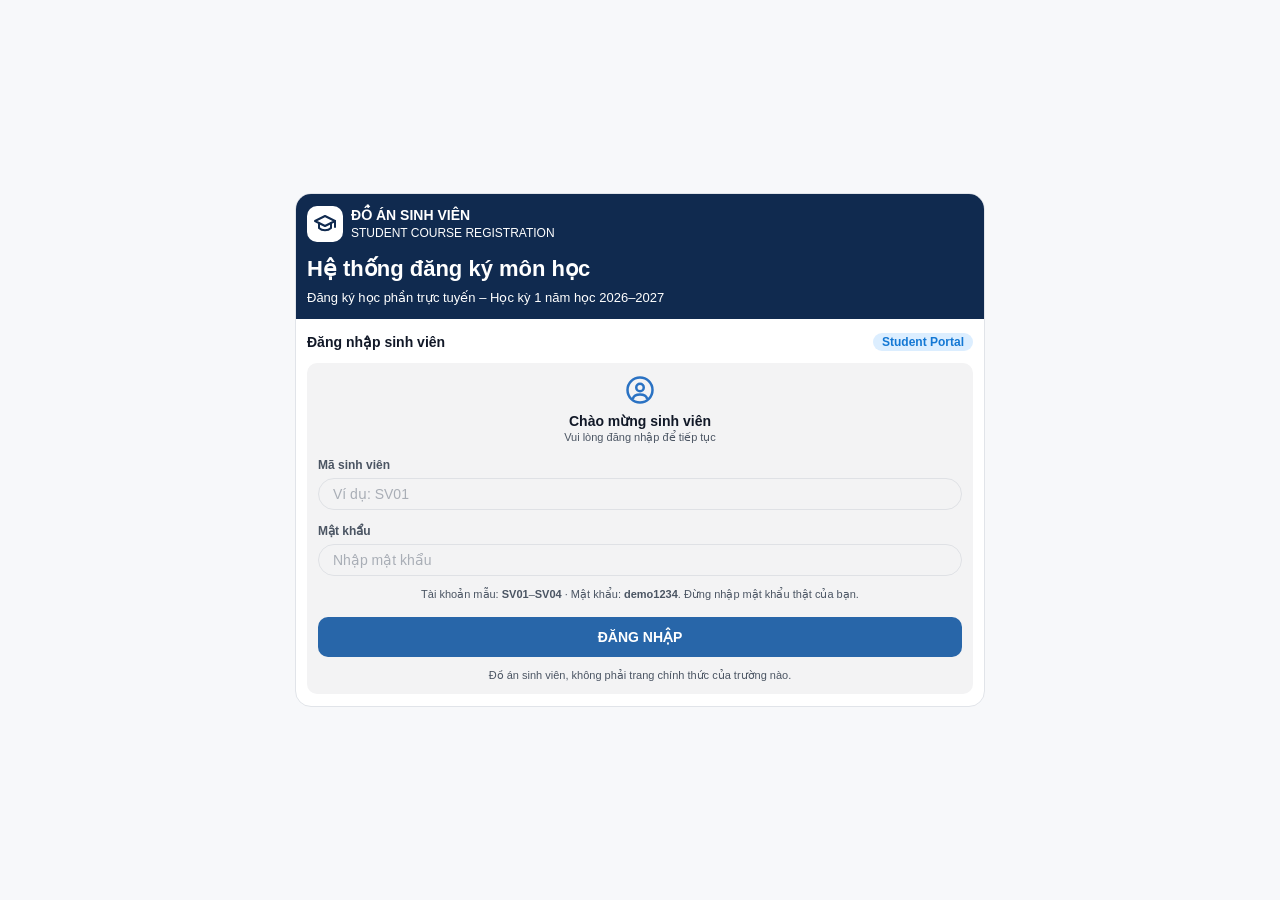
<file: docs/index.html>
<!doctype html>
<html lang="vi">
<head>
  <meta charset="utf-8">
  <meta name="viewport" content="width=device-width, initial-scale=1">
  <title>Đăng ký môn học</title>
  <style>
    * { box-sizing: border-box; }
    [hidden] { display: none !important; }

    body {
      margin: 0;
      font-family: "Segoe UI", Arial, sans-serif;
      background: #f7f8fa;
      color: #111827;
    }

    input, button { font: inherit; }
    button { cursor: pointer; }
    button:disabled { cursor: default; opacity: .45; }
    h1, h2, h3, p { margin: 0; }

    /* Khung chung của hai màn hình */
    .page { min-height: 100vh; display: flex; align-items: center; justify-content: center; padding: 16px; }
    #app { align-items: flex-start; }
    .card { width: 100%; max-width: 690px; overflow: hidden; border: 1px solid #e1e4e9; border-radius: 16px; background: white; }

    .banner { padding: 12px 11px 14px; background: #102a4f; color: white; }
    .brand { display: flex; align-items: center; gap: 8px; }
    .logo { flex: none; width: 36px; height: 36px; padding: 6px; border-radius: 10px; background: white; color: #102a4f; }
    .school { flex: 1; min-width: 0; font-size: 12px; line-height: 1.4; }
    .school strong { display: block; font-size: 14px; }
    .banner h1 { margin: 14px 0 8px; font-size: 22px; }
    .banner p { font-size: 13px; }

    .badge { padding: 2px 9px; border-radius: 99px; font-size: 12px; font-weight: 600; white-space: nowrap; }
    .badge.blue { background: #dceeff; color: #1478d4; }
    .badge.green { background: #dcf5e6; color: #137a43; }
    .badge.red { background: #fde4e4; color: #b42323; }
    .badge.online { background: #0c4040; color: #2fd375; }

    .message { font-size: 13px; color: #b42323; }
    .message.success { color: #137a43; }
    .message:not(:empty) { margin-top: 10px; }

    /* Màn hình đăng nhập */
    .login-body { padding: 14px 11px 12px; }
    .row { display: flex; flex-wrap: wrap; gap: 8px; align-items: center; justify-content: space-between; }
    .login-body h2 { font-size: 14px; }
    .login-box { margin-top: 12px; padding: 12px 11px; border-radius: 10px; background: #f3f3f4; text-align: center; }
    .avatar { width: 30px; height: 30px; color: #2a72c3; }
    .welcome { margin: 4px 0 2px; font-weight: bold; font-size: 14px; }
    .hint, .footnote { font-size: 11px; color: #4b5563; }
    .login-box label { display: block; margin: 14px 0 6px; text-align: left; font-size: 12px; font-weight: 600; color: #4b5563; }
    .login-box input { width: 100%; padding: 7px 14px; border: 1px solid #dfe1e5; border-radius: 99px; background: transparent; font-size: 14px; }
    input::placeholder { color: #a9aeb6; }
    input:focus { outline: 2px solid #2866a9; outline-offset: 0; }
    .login-box button { width: 100%; margin-top: 16px; padding: 12px; border: 0; border-radius: 10px; background: #2866a9; color: white; font-weight: bold; font-size: 14px; }
    .footnote { margin-top: 12px; }

    /* Màn hình đăng ký môn học */
    .content { padding: 16px; }
    .section { margin-top: 20px; padding-top: 16px; border-top: 1px solid #eceef2; }
    .small { font-size: 12px; color: #6b7280; }
    .outline { padding: 6px 14px; border: 1px solid #dfe1e5; border-radius: 99px; background: white; color: #111827; font-size: 13px; }
    .stats { display: grid; grid-template-columns: 1fr 1fr; gap: 12px; margin-top: 18px; }
    .stats strong { display: block; font-size: 22px; }
    #credits { color: #14532d; }
    .progress-label { margin: 14px 0 6px; font-size: 13px; font-weight: 600; }
    .progress { height: 8px; overflow: hidden; border-radius: 99px; background: #eceef2; }
    #progressBar { height: 100%; width: 0; background: #2866a9; }

    h2.section-title { font-size: 15px; margin-bottom: 10px; }
    #search { width: 100%; padding: 9px 16px; border: 1px solid #dfe1e5; border-radius: 99px; }
    .filters { display: grid; grid-template-columns: repeat(3, 1fr); gap: 6px; margin: 10px 0; }
    .filters button { padding: 6px; border: 0; border-radius: 99px; background: transparent; color: #4b5563; font-size: 13px; }
    .filters button.active { background: #eceef2; color: #111827; font-weight: bold; }

    /* Bảng môn học, màn hình hẹp thì cuộn ngang trong khung */
    #app .card { max-width: 1180px; }
    .table-wrap { overflow-x: auto; margin-top: 8px; border: 1px solid #e4e9f2; border-radius: 12px; }
    table { width: 100%; min-width: 960px; border-collapse: collapse; font-size: 13px; }
    th { padding: 12px 10px; background: #e8f2fd; color: #102a4f; text-align: left; font-size: 11px; letter-spacing: .04em; text-transform: uppercase; white-space: nowrap; }
    td { padding: 11px 10px; border-top: 1px solid #eef1f5; vertical-align: middle; }
    tbody tr:hover { background: #f5f9ff; }
    td strong, td .sub { display: block; }
    .sub { color: #6b7280; font-size: 12px; }
    td.nowrap { white-space: nowrap; }
    .bar { width: 104px; height: 6px; margin-top: 5px; overflow: hidden; border-radius: 99px; background: #e8ebf0; }
    .bar div { height: 100%; background: #2563c9; }
    .bar div.near { background: #d97706; }
    .bar div.full { background: #c62828; }
    .action { min-width: 104px; padding: 7px 12px; border: 1px solid #2f7de9; border-radius: 9px; background: #2f7de9; color: white; font-size: 13px; font-weight: 600; white-space: nowrap; }
    .action.drop { border-color: #f0b4b4; background: white; color: #c22f2f; }
    .action:disabled { border-color: #eef0f4; background: #eef0f4; color: #8b94a3; opacity: 1; }
    .empty { padding: 14px 0; text-align: center; font-size: 13px; color: #6b7280; }

    .my-course { display: flex; gap: 12px; align-items: center; justify-content: space-between; padding: 7px 0; }
    .my-course strong { display: block; font-size: 13px; }
    .remove { border: 0; background: none; color: #c22f2f; font-size: 20px; line-height: 1; }
    .total { margin-top: 8px; padding-top: 12px; border-top: 1px solid #eceef2; font-size: 13px; font-weight: 600; }
    #refresh { width: 100%; margin-top: 12px; }
    footer { margin-top: 14px; text-align: center; font-size: 11px; color: #6b7280; }

    /* Hai tab và thời khóa biểu */
    .views { display: flex; gap: 8px; margin-top: 16px; padding: 4px; border-radius: 12px; background: #eef2f9; }
    .views button { flex: 1; padding: 9px; border: 0; border-radius: 9px; background: transparent; color: #102a4f; font-weight: 600; font-size: 14px; }
    .views button.active { background: #102a4f; color: white; }
    .note { margin: 12px 0; padding: 10px 14px; border-radius: 10px; background: #e8f2fd; color: #102a4f; font-size: 13px; }
    .timetable-wrap { overflow-x: auto; }
    #timetable { display: grid; grid-template-columns: 52px repeat(7, minmax(0, 1fr)); min-width: 980px; }
    .corner, .day { height: 48px; padding: 6px; border-bottom: 1px solid #374151; font-size: 12px; color: #4b5563; }
    .day { border-left: 1px solid #e5e7eb; font-size: 14px; font-weight: 600; align-content: center; }
    .hours, .day-column { position: relative; }
    .hours span { position: absolute; right: 8px; transform: translateY(-50%); font-size: 12px; font-weight: 600; }
    .day-column { border-left: 1px solid #e5e7eb; }

    /* Khối môn học: đặt đúng vị trí theo giờ bắt đầu và giờ kết thúc */
    .lesson { position: absolute; left: 2px; right: 2px; overflow: hidden; border-radius: 9px; background: white; box-shadow: 0 1px 5px rgba(0, 0, 0, .18); font-size: 12px; overflow-wrap: anywhere; }
    .lesson-head { padding: 6px 8px; color: white; }
    .lesson-head strong, .lesson-head span, .lesson-body span { display: block; }
    .lesson-head span { font-size: 11px; opacity: .85; }
    .lesson-body { padding: 6px 8px; line-height: 1.4; }
    .legend { display: flex; flex-wrap: wrap; gap: 6px 16px; margin-top: 12px; font-size: 12px; }
    .legend i { display: inline-block; width: 10px; height: 10px; margin-right: 6px; border-radius: 50%; }

    /* Khi in chỉ in thời khóa biểu */
    @media print {
      @page { size: A4 landscape; margin: 10mm; }
      * { print-color-adjust: exact; -webkit-print-color-adjust: exact; }
      body { background: white; }
      #app { min-height: 0; padding: 0; }
      #app .card { max-width: none; border: 0; }
      #app .banner, #app .content > .row, .views, .note, #print, footer { display: none !important; }
      .content { padding: 0; }
      .timetable-wrap { overflow: visible; }
      #timetable { min-width: 0; zoom: .7; }
    }
  </style>
</head>
<body>

  <svg xmlns="http://www.w3.org/2000/svg" hidden>
    <symbol id="cap" viewBox="0 0 24 24" fill="none" stroke="currentColor" stroke-width="2"
            stroke-linecap="round" stroke-linejoin="round">
      <path d="M2 9l10-5 10 5-10 5z"/><path d="M6 11v5c3 3 9 3 12 0v-5"/><path d="M22 9v6"/>
    </symbol>
  </svg>

  <div class="page" id="loginPage" hidden>
    <form class="card" id="loginForm">
      <div class="banner">
        <div class="brand">
          <svg class="logo" aria-hidden="true"><use href="#cap"/></svg>
          <div class="school">
            <strong>ĐỒ ÁN SINH VIÊN</strong>
            STUDENT COURSE REGISTRATION
          </div>
        </div>
        <h1>Hệ thống đăng ký môn học</h1>
        <p>Đăng ký học phần trực tuyến – Học kỳ 1 năm học 2026–2027</p>
      </div>

      <div class="login-body">
        <div class="row">
          <h2>Đăng nhập sinh viên</h2>
          <span class="badge blue">Student Portal</span>
        </div>

        <div class="login-box">
          <svg class="avatar" viewBox="0 0 24 24" fill="none" stroke="currentColor" stroke-width="2"
               stroke-linecap="round" aria-hidden="true">
            <circle cx="12" cy="12" r="10"/><circle cx="12" cy="10" r="3"/>
            <path d="M6.5 18.5c1-4 10-4 11 0"/>
          </svg>
          <p class="welcome">Chào mừng sinh viên</p>
          <p class="hint">Vui lòng đăng nhập để tiếp tục</p>

          <label for="student">Mã sinh viên</label>
          <input id="student" autocomplete="username" placeholder="Ví dụ: SV01" required>

          <label for="password">Mật khẩu</label>
          <input id="password" type="password" autocomplete="off" placeholder="Nhập mật khẩu" required>
          <p class="footnote">Tài khoản mẫu: <b>SV01</b>–<b>SV04</b> · Mật khẩu: <b>demo1234</b>. Đừng nhập mật khẩu thật của bạn.</p>

          <button>ĐĂNG NHẬP</button>
          <p class="message" id="loginMessage" role="alert"></p>
          <p class="footnote">Đồ án sinh viên, không phải trang chính thức của trường nào.</p>
        </div>
      </div>
    </form>
  </div>

  <div class="page" id="app" hidden>
    <div class="card">
      <div class="banner">
        <div class="brand">
          <svg class="logo" aria-hidden="true"><use href="#cap"/></svg>
          <div class="school">
            <strong>ĐỒ ÁN SINH VIÊN</strong>
            STUDENT PORTAL
          </div>
          <span class="badge online">Đã đăng nhập</span>
        </div>
        <h1>Hệ thống đăng ký học phần</h1>
        <p>Học kỳ 1 · Năm học 2026–2027</p>
      </div>

      <div class="content">
        <div class="row">
          <div>
            <h2 id="greeting"></h2>
            <p class="small" id="studentId"></p>
          </div>
          <button class="outline" id="logout">Đăng xuất</button>
        </div>

        <div class="views" id="views">
          <button type="button" data-view="courses" class="active">Đăng ký môn học</button>
          <button type="button" data-view="timetable">Thời khóa biểu</button>
        </div>

        <div id="coursesView">
        <div class="stats">
          <div><span class="small">Tín chỉ đã đăng ký</span><strong id="credits">–</strong></div>
          <div><span class="small">Số môn đã chọn</span><strong id="chosen">–</strong></div>
        </div>

        <div class="row progress-label"><span>Tiến độ tín chỉ</span><span id="percent">0%</span></div>
        <div class="progress"><div id="progressBar"></div></div>
        <p class="message" id="message" role="status"></p>

        <div class="section">
          <h2 class="section-title">Danh sách môn học mở</h2>
          <input id="search" placeholder="Tìm theo mã môn hoặc tên môn..." aria-label="Tìm môn">
          <div class="filters" id="filters">
            <button type="button" data-filter="all" class="active">Tất cả</button>
            <button type="button" data-filter="open">Còn chỗ</button>
            <button type="button" data-filter="mine">Đã chọn</button>
          </div>
          <p class="small" id="count"></p>
          <div class="table-wrap">
            <table>
              <thead>
                <tr>
                  <th>Môn học</th><th>Tín chỉ</th><th>Giảng viên</th><th>Lịch học</th>
                  <th>Phòng</th><th>Sĩ số</th><th>Trạng thái</th><th>Thao tác</th>
                </tr>
              </thead>
              <tbody id="courses"></tbody>
            </table>
          </div>
        </div>

        <div class="section">
          <div class="row">
            <h2 class="section-title">Môn học của tôi</h2>
            <span class="badge green" id="myCount">0 môn</span>
          </div>
          <div id="myCourses"></div>
          <div class="row total"><span>Tổng số tín chỉ</span><span id="total">–</span></div>
          <button class="outline" id="refresh">Làm mới danh sách đăng ký</button>
        </div>

        </div>

        <div id="timetableView" hidden>
          <div class="row section">
            <div>
              <h2 class="section-title">Thời khóa biểu</h2>
              <p class="small">Học kỳ 1 · Năm học 2026–2027<span id="printName"></span></p>
            </div>
            <button type="button" class="outline" id="print">In thời khóa biểu</button>
          </div>
          <p class="note">ⓘ Lịch học được kiểm tra khi đăng ký, nên các môn trùng lịch không thể cùng xuất hiện trong thời khóa biểu của bạn.</p>
          <div class="timetable-wrap"><div id="timetable"></div></div>
          <div class="legend" id="legend"></div>
        </div>

        <footer>Đồ án sinh viên · Dữ liệu chỉ lưu trong trình duyệt của bạn</footer>
      </div>
    </div>
  </div>

  <script src="demo-api.js"></script>
  <script>
    const $ = id => document.getElementById(id);
    let token = sessionStorage.getItem('token');
    let state = null;      // dữ liệu mới nhất từ máy chủ
    let filter = 'all';    // all, open hoặc mine

    function showMessage(text, success = false) {
      $('message').textContent = text;
      $('message').classList.toggle('success', success);
    }

    function setFilter(value) {
      filter = value;
      for (const button of $('filters').children) {
        button.classList.toggle('active', button.dataset.filter === value);
      }
    }

    // Xóa dữ liệu của người trước khi quay về màn hình đăng nhập
    function showLogin(text = '') {
      token = null;
      state = null;
      sessionStorage.removeItem('token');
      $('app').hidden = true;
      $('loginPage').hidden = false;
      $('loginMessage').textContent = text;
      showMessage('');
      for (const id of ['greeting', 'studentId', 'count']) $(id).textContent = '';
      for (const id of ['credits', 'chosen', 'total']) $(id).textContent = '–';
      $('myCount').textContent = '0 môn';
      $('percent').textContent = '0%';
      $('progressBar').style.width = '0';
      $('courses').replaceChildren();
      $('myCourses').replaceChildren();
      $('search').value = '';
      $('password').value = '';
      setFilter('all');
      showView('courses');
      $('timetable').replaceChildren();
      $('legend').replaceChildren();
    }

    function showApp() {
      $('loginPage').hidden = true;
      $('app').hidden = false;
    }

    // Tạo một phần tử có class và chữ (dùng textContent để an toàn)
    function create(tag, className, text) {
      const element = document.createElement(tag);
      if (className) element.className = className;
      if (text !== undefined) element.textContent = text;
      return element;
    }

    // Một ô của bảng, chứa chữ hoặc các phần tử
    function cell(...content) {
      const td = create('td');
      td.append(...content);
      return td;
    }

    // Ô sĩ số: con số và thanh màu (cam khi sắp đầy, đỏ khi đã đầy)
    function enrollmentCell(course) {
      const ratio = course.enrolled / course.capacity;
      const fill = create('div', ratio >= 1 ? 'full' : ratio >= 0.9 ? 'near' : '');
      fill.style.width = Math.min(100, ratio * 100) + '%';
      const bar = create('div', 'bar');
      bar.append(fill);
      const number = create('span');
      number.append(create('b', '', String(course.enrolled)), ` / ${course.capacity}`);
      const td = cell(number, bar);
      td.className = 'nowrap';
      return td;
    }

    function courseRow(course) {
      const full = course.enrolled >= course.capacity;
      const badge = course.registered ? ['blue', 'Đã đăng ký']
        : full ? ['red', 'Hết chỗ'] : ['green', 'Còn chỗ'];

      // Lịch có dạng "Thứ 2 08:00–10:00": phần sau dấu cách cuối là giờ học
      const split = course.schedule.lastIndexOf(' ');
      const schedule = cell(create('strong', '', course.schedule.slice(0, split)),
        create('span', 'sub', course.schedule.slice(split + 1)));
      schedule.className = 'nowrap';

      const button = create('button', course.registered ? 'action drop' : 'action',
        course.registered ? '× Hủy môn' : full ? 'Hết chỗ' : '+ Đăng ký');
      button.type = 'button';
      button.disabled = !course.registered && full;
      button.setAttribute('aria-label', `${button.textContent} ${course.id}`);
      button.onclick = () => changeCourse(course.id, course.registered ? 'drop' : 'register');

      const room = cell(course.room);
      room.className = 'nowrap';

      const row = create('tr');
      row.append(
        cell(create('strong', '', course.id), create('span', '', course.name)),
        cell(String(course.credits)),
        cell(course.lecturer),
        schedule,
        room,
        enrollmentCell(course),
        cell(create('span', 'badge ' + badge[0], badge[1])),
        cell(button));
      return row;
    }

    // Danh sách môn theo ô tìm kiếm và nút lọc đang chọn
    function renderCourses() {
      if (!state) return;
      const text = $('search').value.trim().toLocaleLowerCase('vi');
      const shown = state.courses.filter(course => {
        if (filter === 'open' && course.enrolled >= course.capacity) return false;
        if (filter === 'mine' && !course.registered) return false;
        return (course.id + ' ' + course.name).toLocaleLowerCase('vi').includes(text);
      });

      $('count').textContent = `Hiển thị ${shown.length} môn học`;
      $('courses').replaceChildren(...shown.map(courseRow));
      if (!shown.length) {
        const empty = create('td', 'empty', 'Không có môn học phù hợp.');
        empty.colSpan = 8;
        const row = create('tr');
        row.append(empty);
        $('courses').append(row);
      }
    }

    // Thông tin sinh viên, tiến độ tín chỉ và danh sách môn đã đăng ký
    function renderSummary() {
      const mine = state.courses.filter(course => course.registered);
      renderTimetable(mine);
      const max = state.student.max_credits;
      const percent = Math.min(100, Math.round(state.credits / max * 100));

      $('greeting').textContent = `Xin chào, ${state.student.name}!`;
      $('studentId').textContent = 'Mã sinh viên: ' + state.student.id;
      $('credits').textContent = $('total').textContent = `${state.credits}/${max}`;
      $('chosen').textContent = mine.length;
      $('percent').textContent = percent + '%';
      $('progressBar').style.width = percent + '%';
      $('myCount').textContent = mine.length + ' môn';

      $('myCourses').replaceChildren(...mine.map(course => {
        const info = create('div');
        info.append(create('strong', '', `${course.id} – ${course.name}`),
          create('span', 'small', `${course.credits} tín chỉ · ${course.schedule}`));

        const remove = create('button', 'remove', '×');
        remove.setAttribute('aria-label', 'Hủy môn ' + course.id);
        remove.onclick = () => changeCourse(course.id, 'drop');

        const row = create('div', 'my-course');
        row.append(info, remove);
        return row;
      }));
      if (!mine.length) $('myCourses').append(create('p', 'empty', 'Bạn chưa đăng ký môn nào.'));
    }

    // Thời khóa biểu dạng lịch: cột là thứ, trục dọc là giờ
    const DAYS = [['Thứ 2', 'Thứ 2'], ['Thứ 3', 'Thứ 3'], ['Thứ 4', 'Thứ 4'], ['Thứ 5', 'Thứ 5'],
      ['Thứ 6', 'Thứ 6'], ['Thứ 7', 'Thứ 7'], ['Chủ nhật', 'Chủ nhật']];
    // Mỗi ca gồm 3 tiết, tra theo giờ bắt đầu
    const PERIODS = { '06:45': '1-3', '09:30': '4-6', '13:00': '7-9', '15:45': '10-12' };
    const COLORS = ['#223671', '#ea4c00', '#3b5296', '#5878d8', '#0f766e', '#be185d', '#6d28d9', '#15803d'];
    const FIRST_HOUR = 6;
    const LAST_HOUR = 19;
    const PIXELS_PER_MINUTE = 1.1;

    // Vị trí theo chiều dọc của một mốc giờ dạng "09:30"
    function position(time) {
      const [hour, minute] = time.split(':').map(Number);
      return ((hour - FIRST_HOUR) * 60 + minute) * PIXELS_PER_MINUTE;
    }

    function renderTimetable(mine) {
      const lessons = mine.map((course, index) => {
        const split = course.schedule.lastIndexOf(' ');
        const [start, end] = course.schedule.slice(split + 1).split('–');
        return { course, start, end, day: course.schedule.slice(0, split), color: COLORS[index % COLORS.length] };
      });

      const hourHeight = 60 * PIXELS_PER_MINUTE;
      const height = (LAST_HOUR - FIRST_HOUR) * hourHeight + 'px';
      const cells = [create('div', 'corner', 'Giờ VN'), ...DAYS.map(day => create('div', 'day', day[1]))];

      const hours = create('div', 'hours');
      hours.style.height = height;
      for (let hour = FIRST_HOUR + 1; hour < LAST_HOUR; hour++) {
        const label = create('span', '', hour + ':00');
        label.style.top = (hour - FIRST_HOUR) * hourHeight + 'px';
        hours.append(label);
      }
      cells.push(hours);

      for (const [day] of DAYS) {
        const column = create('div', 'day-column');
        column.style.height = height;
        // Đường kẻ ngang mỗi giờ
        column.style.background = `repeating-linear-gradient(transparent 0 ${hourHeight - 1}px, #e5e7eb ${hourHeight - 1}px ${hourHeight}px)`;

        for (const { course, start, end, color } of lessons.filter(lesson => lesson.day === day)) {
          const box = create('div', 'lesson');
          box.style.top = position(start) + 'px';
          box.style.height = position(end) - position(start) + 'px';

          const head = create('div', 'lesson-head');
          head.style.background = color;
          const period = PERIODS[start] ? ` (Tiết ${PERIODS[start]})` : '';
          head.append(create('strong', '', course.name), create('span', '', `${start} - ${end}${period}`));

          const body = create('div', 'lesson-body');
          body.append(create('span', '', `${course.id} · ${course.credits} tín chỉ`),
            create('span', '', course.room), create('span', '', course.lecturer));

          box.append(head, body);
          box.title = `${course.id} – ${course.name}`;
          column.append(box);
        }
        cells.push(column);
      }
      $('timetable').replaceChildren(...cells);

      $('legend').replaceChildren(...lessons.map(({ course, color }) => {
        const dot = create('i');
        dot.style.background = color;
        const item = create('span');
        item.append(dot, `${course.id} – ${course.name}`);
        return item;
      }));
      if (!lessons.length) $('legend').append(create('span', 'small', 'Bạn chưa đăng ký môn nào.'));
      // Tên sinh viên cần có trên bản in vì phần lời chào không được in
      $('printName').textContent = ` · ${state.student.name} (${state.student.id})`;
    }

    function showView(view) {
      $('coursesView').hidden = view !== 'courses';
      $('timetableView').hidden = view !== 'timetable';
      for (const button of $('views').children) {
        button.classList.toggle('active', button.dataset.view === view);
      }
    }

    async function loadCourses() {
      try {
        state = await api('/api/state');
        renderSummary();
        renderCourses();
        return true;
      } catch (error) {
        showMessage(error.message);
        return false;
      }
    }

    async function changeCourse(course, action) {
      try {
        const data = await api('/api/change', { course, action });
        showMessage('✓ ' + data.message, true);
      } catch (error) {
        showMessage(error.message);
      }
      // Tải lại cả khi lỗi, vì sĩ số có thể đã thay đổi
      if (token) await loadCourses();
    }

    $('loginForm').onsubmit = async event => {
      event.preventDefault();
      $('loginMessage').textContent = '';
      try {
        const data = await api('/api/login', {
          student: $('student').value.trim(),
          password: $('password').value
        });
        token = data.token;
        sessionStorage.setItem('token', token);
        $('password').value = '';
        showApp();
        window.scrollTo(0, 0);
        if (await loadCourses()) {
          showMessage(`✓ Đăng nhập thành công. Chào mừng ${data.name}!`, true);
        }
      } catch (error) {
        $('loginMessage').textContent = error.message;
      }
    };

    $('logout').onclick = async () => {
      try {
        await api('/api/logout', {});
        showLogin();
      } catch (error) {
        showMessage(error.message);
      }
    };

    $('search').oninput = renderCourses;

    $('filters').onclick = event => {
      if (!event.target.dataset.filter) return;
      setFilter(event.target.dataset.filter);
      renderCourses();
    };

    $('views').onclick = event => {
      if (event.target.dataset.view) showView(event.target.dataset.view);
    };

    $('print').onclick = () => window.print();

    $('refresh').onclick = async () => {
      if (await loadCourses()) showMessage('✓ Đã làm mới danh sách.', true);
    };

    if (token) {
      showApp();
      loadCourses();
    } else {
      showLogin();
    }
  </script>
</body>
</html>
</file>
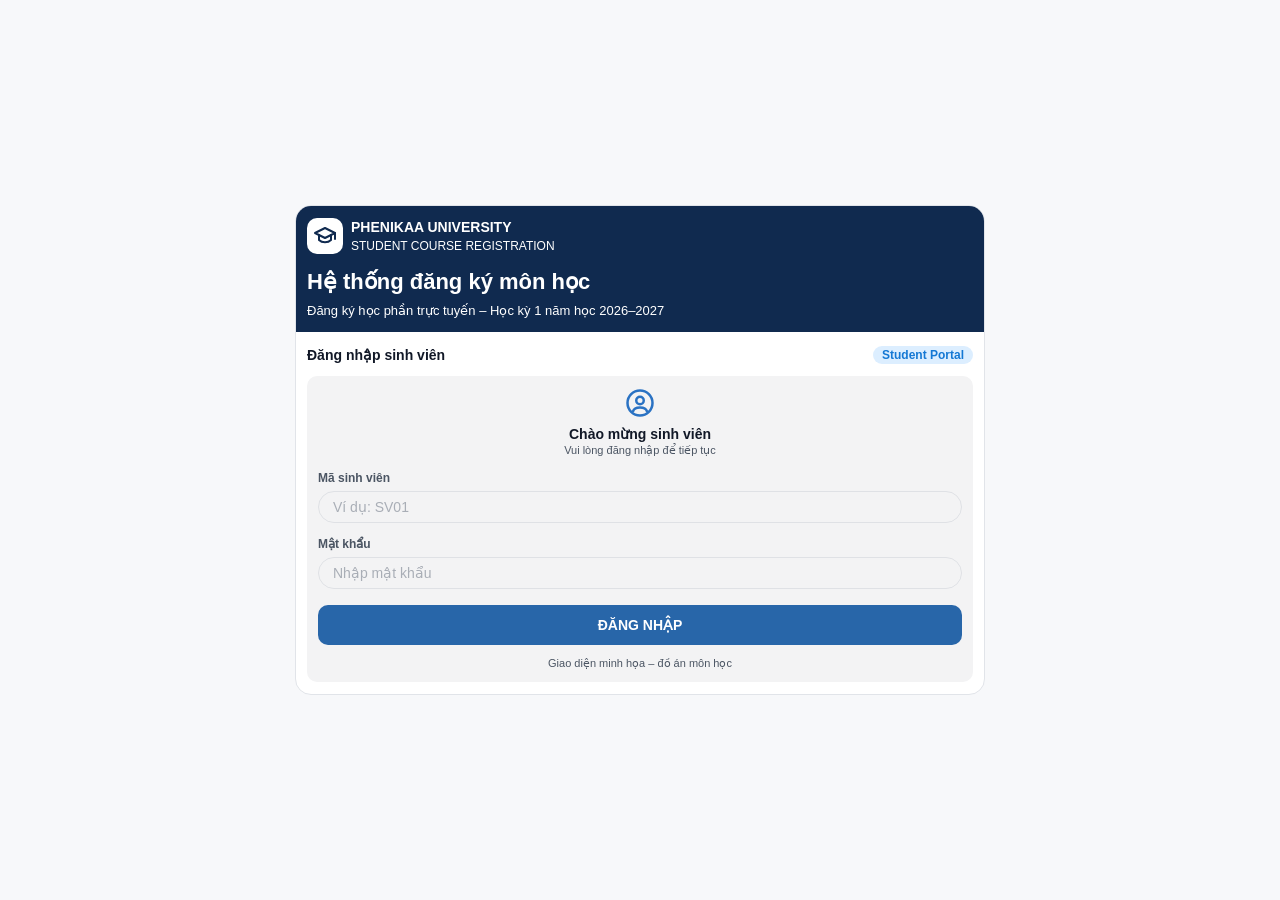
<file: src/web/index.html>
<!doctype html>
<html lang="vi">
<head>
  <meta charset="utf-8">
  <meta name="viewport" content="width=device-width, initial-scale=1">
  <title>Đăng ký môn học</title>
  <style>
    * { box-sizing: border-box; }
    [hidden] { display: none !important; }

    body {
      margin: 0;
      font-family: "Segoe UI", Arial, sans-serif;
      background: #f7f8fa;
      color: #111827;
    }

    input, button { font: inherit; }
    button { cursor: pointer; }
    button:disabled { cursor: default; opacity: .45; }
    h1, h2, h3, p { margin: 0; }

    /* Khung chung của hai màn hình */
    .page { min-height: 100vh; display: flex; align-items: center; justify-content: center; padding: 16px; }
    #app { align-items: flex-start; }
    .card { width: 100%; max-width: 690px; overflow: hidden; border: 1px solid #e1e4e9; border-radius: 16px; background: white; }

    .banner { padding: 12px 11px 14px; background: #102a4f; color: white; }
    .brand { display: flex; align-items: center; gap: 8px; }
    .logo { flex: none; width: 36px; height: 36px; padding: 6px; border-radius: 10px; background: white; color: #102a4f; }
    .school { flex: 1; min-width: 0; font-size: 12px; line-height: 1.4; }
    .school strong { display: block; font-size: 14px; }
    .banner h1 { margin: 14px 0 8px; font-size: 22px; }
    .banner p { font-size: 13px; }

    .badge { padding: 2px 9px; border-radius: 99px; font-size: 12px; font-weight: 600; white-space: nowrap; }
    .badge.blue { background: #dceeff; color: #1478d4; }
    .badge.green { background: #dcf5e6; color: #137a43; }
    .badge.red { background: #fde4e4; color: #b42323; }
    .badge.online { background: #0c4040; color: #2fd375; }

    .message { font-size: 13px; color: #b42323; }
    .message.success { color: #137a43; }
    .message:not(:empty) { margin-top: 10px; }

    /* Màn hình đăng nhập */
    .login-body { padding: 14px 11px 12px; }
    .row { display: flex; flex-wrap: wrap; gap: 8px; align-items: center; justify-content: space-between; }
    .login-body h2 { font-size: 14px; }
    .login-box { margin-top: 12px; padding: 12px 11px; border-radius: 10px; background: #f3f3f4; text-align: center; }
    .avatar { width: 30px; height: 30px; color: #2a72c3; }
    .welcome { margin: 4px 0 2px; font-weight: bold; font-size: 14px; }
    .hint, .footnote { font-size: 11px; color: #4b5563; }
    .login-box label { display: block; margin: 14px 0 6px; text-align: left; font-size: 12px; font-weight: 600; color: #4b5563; }
    .login-box input { width: 100%; padding: 7px 14px; border: 1px solid #dfe1e5; border-radius: 99px; background: transparent; font-size: 14px; }
    input::placeholder { color: #a9aeb6; }
    input:focus { outline: 2px solid #2866a9; outline-offset: 0; }
    .login-box button { width: 100%; margin-top: 16px; padding: 12px; border: 0; border-radius: 10px; background: #2866a9; color: white; font-weight: bold; font-size: 14px; }
    .footnote { margin-top: 12px; }

    /* Màn hình đăng ký môn học */
    .content { padding: 16px; }
    .section { margin-top: 20px; padding-top: 16px; border-top: 1px solid #eceef2; }
    .small { font-size: 12px; color: #6b7280; }
    .outline { padding: 6px 14px; border: 1px solid #dfe1e5; border-radius: 99px; background: white; color: #111827; font-size: 13px; }
    .stats { display: grid; grid-template-columns: 1fr 1fr; gap: 12px; margin-top: 18px; }
    .stats strong { display: block; font-size: 22px; }
    #credits { color: #14532d; }
    .progress-label { margin: 14px 0 6px; font-size: 13px; font-weight: 600; }
    .progress { height: 8px; overflow: hidden; border-radius: 99px; background: #eceef2; }
    #progressBar { height: 100%; width: 0; background: #2866a9; }

    h2.section-title { font-size: 15px; margin-bottom: 10px; }
    #search { width: 100%; padding: 9px 16px; border: 1px solid #dfe1e5; border-radius: 99px; }
    .filters { display: grid; grid-template-columns: repeat(3, 1fr); gap: 6px; margin: 10px 0; }
    .filters button { padding: 6px; border: 0; border-radius: 99px; background: transparent; color: #4b5563; font-size: 13px; }
    .filters button.active { background: #eceef2; color: #111827; font-weight: bold; }

    /* Bảng môn học, màn hình hẹp thì cuộn ngang trong khung */
    #app .card { max-width: 1180px; }
    .table-wrap { overflow-x: auto; margin-top: 8px; border: 1px solid #e4e9f2; border-radius: 12px; }
    table { width: 100%; min-width: 960px; border-collapse: collapse; font-size: 13px; }
    th { padding: 12px 10px; background: #e8f2fd; color: #102a4f; text-align: left; font-size: 11px; letter-spacing: .04em; text-transform: uppercase; white-space: nowrap; }
    td { padding: 11px 10px; border-top: 1px solid #eef1f5; vertical-align: middle; }
    tbody tr:hover { background: #f5f9ff; }
    td strong, td .sub { display: block; }
    .sub { color: #6b7280; font-size: 12px; }
    td.nowrap { white-space: nowrap; }
    .bar { width: 104px; height: 6px; margin-top: 5px; overflow: hidden; border-radius: 99px; background: #e8ebf0; }
    .bar div { height: 100%; background: #2563c9; }
    .bar div.near { background: #d97706; }
    .bar div.full { background: #c62828; }
    .action { min-width: 104px; padding: 7px 12px; border: 1px solid #2f7de9; border-radius: 9px; background: #2f7de9; color: white; font-size: 13px; font-weight: 600; white-space: nowrap; }
    .action.drop { border-color: #f0b4b4; background: white; color: #c22f2f; }
    .action:disabled { border-color: #eef0f4; background: #eef0f4; color: #8b94a3; opacity: 1; }
    .empty { padding: 14px 0; text-align: center; font-size: 13px; color: #6b7280; }

    .my-course { display: flex; gap: 12px; align-items: center; justify-content: space-between; padding: 7px 0; }
    .my-course strong { display: block; font-size: 13px; }
    .remove { border: 0; background: none; color: #c22f2f; font-size: 20px; line-height: 1; }
    .total { margin-top: 8px; padding-top: 12px; border-top: 1px solid #eceef2; font-size: 13px; font-weight: 600; }
    #refresh { width: 100%; margin-top: 12px; }
    footer { margin-top: 14px; text-align: center; font-size: 11px; color: #6b7280; }

    /* Hai tab và thời khóa biểu */
    .views { display: flex; gap: 8px; margin-top: 16px; padding: 4px; border-radius: 12px; background: #eef2f9; }
    .views button { flex: 1; padding: 9px; border: 0; border-radius: 9px; background: transparent; color: #102a4f; font-weight: 600; font-size: 14px; }
    .views button.active { background: #102a4f; color: white; }
    .note { margin: 12px 0; padding: 10px 14px; border-radius: 10px; background: #e8f2fd; color: #102a4f; font-size: 13px; }
    .timetable-wrap { overflow-x: auto; }
    #timetable { display: grid; grid-template-columns: 52px repeat(7, minmax(0, 1fr)); min-width: 980px; }
    .corner, .day { height: 48px; padding: 6px; border-bottom: 1px solid #374151; font-size: 12px; color: #4b5563; }
    .day { border-left: 1px solid #e5e7eb; font-size: 14px; font-weight: 600; align-content: center; }
    .hours, .day-column { position: relative; }
    .hours span { position: absolute; right: 8px; transform: translateY(-50%); font-size: 12px; font-weight: 600; }
    .day-column { border-left: 1px solid #e5e7eb; }

    /* Khối môn học: đặt đúng vị trí theo giờ bắt đầu và giờ kết thúc */
    .lesson { position: absolute; left: 2px; right: 2px; overflow: hidden; border-radius: 9px; background: white; box-shadow: 0 1px 5px rgba(0, 0, 0, .18); font-size: 12px; overflow-wrap: anywhere; }
    .lesson-head { padding: 6px 8px; color: white; }
    .lesson-head strong, .lesson-head span, .lesson-body span { display: block; }
    .lesson-head span { font-size: 11px; opacity: .85; }
    .lesson-body { padding: 6px 8px; line-height: 1.4; }
    .legend { display: flex; flex-wrap: wrap; gap: 6px 16px; margin-top: 12px; font-size: 12px; }
    .legend i { display: inline-block; width: 10px; height: 10px; margin-right: 6px; border-radius: 50%; }

    /* Khi in chỉ in thời khóa biểu */
    @media print {
      @page { size: A4 landscape; margin: 10mm; }
      * { print-color-adjust: exact; -webkit-print-color-adjust: exact; }
      body { background: white; }
      #app { min-height: 0; padding: 0; }
      #app .card { max-width: none; border: 0; }
      #app .banner, #app .content > .row, .views, .note, #print, footer { display: none !important; }
      .content { padding: 0; }
      .timetable-wrap { overflow: visible; }
      #timetable { min-width: 0; zoom: .7; }
    }
  </style>
</head>
<body>

  <svg xmlns="http://www.w3.org/2000/svg" hidden>
    <symbol id="cap" viewBox="0 0 24 24" fill="none" stroke="currentColor" stroke-width="2"
            stroke-linecap="round" stroke-linejoin="round">
      <path d="M2 9l10-5 10 5-10 5z"/><path d="M6 11v5c3 3 9 3 12 0v-5"/><path d="M22 9v6"/>
    </symbol>
  </svg>

  <div class="page" id="loginPage" hidden>
    <form class="card" id="loginForm">
      <div class="banner">
        <div class="brand">
          <svg class="logo" aria-hidden="true"><use href="#cap"/></svg>
          <div class="school">
            <strong>PHENIKAA UNIVERSITY</strong>
            STUDENT COURSE REGISTRATION
          </div>
        </div>
        <h1>Hệ thống đăng ký môn học</h1>
        <p>Đăng ký học phần trực tuyến – Học kỳ 1 năm học 2026–2027</p>
      </div>

      <div class="login-body">
        <div class="row">
          <h2>Đăng nhập sinh viên</h2>
          <span class="badge blue">Student Portal</span>
        </div>

        <div class="login-box">
          <svg class="avatar" viewBox="0 0 24 24" fill="none" stroke="currentColor" stroke-width="2"
               stroke-linecap="round" aria-hidden="true">
            <circle cx="12" cy="12" r="10"/><circle cx="12" cy="10" r="3"/>
            <path d="M6.5 18.5c1-4 10-4 11 0"/>
          </svg>
          <p class="welcome">Chào mừng sinh viên</p>
          <p class="hint">Vui lòng đăng nhập để tiếp tục</p>

          <label for="student">Mã sinh viên</label>
          <input id="student" autocomplete="username" placeholder="Ví dụ: SV01" required>

          <label for="password">Mật khẩu</label>
          <input id="password" type="password" autocomplete="current-password" placeholder="Nhập mật khẩu" required>

          <button>ĐĂNG NHẬP</button>
          <p class="message" id="loginMessage" role="alert"></p>
          <p class="footnote">Giao diện minh họa – đồ án môn học</p>
        </div>
      </div>
    </form>
  </div>

  <div class="page" id="app" hidden>
    <div class="card">
      <div class="banner">
        <div class="brand">
          <svg class="logo" aria-hidden="true"><use href="#cap"/></svg>
          <div class="school">
            <strong>PHENIKAA</strong>
            STUDENT PORTAL
          </div>
          <span class="badge online">Đã đăng nhập</span>
        </div>
        <h1>Hệ thống đăng ký học phần</h1>
        <p>Học kỳ 1 · Năm học 2026–2027</p>
      </div>

      <div class="content">
        <div class="row">
          <div>
            <h2 id="greeting"></h2>
            <p class="small" id="studentId"></p>
          </div>
          <button class="outline" id="logout">Đăng xuất</button>
        </div>

        <div class="views" id="views">
          <button type="button" data-view="courses" class="active">Đăng ký môn học</button>
          <button type="button" data-view="timetable">Thời khóa biểu</button>
        </div>

        <div id="coursesView">
        <div class="stats">
          <div><span class="small">Tín chỉ đã đăng ký</span><strong id="credits">–</strong></div>
          <div><span class="small">Số môn đã chọn</span><strong id="chosen">–</strong></div>
        </div>

        <div class="row progress-label"><span>Tiến độ tín chỉ</span><span id="percent">0%</span></div>
        <div class="progress"><div id="progressBar"></div></div>
        <p class="message" id="message" role="status"></p>

        <div class="section">
          <h2 class="section-title">Danh sách môn học mở</h2>
          <input id="search" placeholder="Tìm theo mã môn hoặc tên môn..." aria-label="Tìm môn">
          <div class="filters" id="filters">
            <button type="button" data-filter="all" class="active">Tất cả</button>
            <button type="button" data-filter="open">Còn chỗ</button>
            <button type="button" data-filter="mine">Đã chọn</button>
          </div>
          <p class="small" id="count"></p>
          <div class="table-wrap">
            <table>
              <thead>
                <tr>
                  <th>Môn học</th><th>Tín chỉ</th><th>Giảng viên</th><th>Lịch học</th>
                  <th>Phòng</th><th>Sĩ số</th><th>Trạng thái</th><th>Thao tác</th>
                </tr>
              </thead>
              <tbody id="courses"></tbody>
            </table>
          </div>
        </div>

        <div class="section">
          <div class="row">
            <h2 class="section-title">Môn học của tôi</h2>
            <span class="badge green" id="myCount">0 môn</span>
          </div>
          <div id="myCourses"></div>
          <div class="row total"><span>Tổng số tín chỉ</span><span id="total">–</span></div>
          <button class="outline" id="refresh">Làm mới danh sách đăng ký</button>
        </div>

        </div>

        <div id="timetableView" hidden>
          <div class="row section">
            <div>
              <h2 class="section-title">Thời khóa biểu</h2>
              <p class="small">Học kỳ 1 · Năm học 2026–2027<span id="printName"></span></p>
            </div>
            <button type="button" class="outline" id="print">In thời khóa biểu</button>
          </div>
          <p class="note">ⓘ Lịch học được kiểm tra khi đăng ký, nên các môn trùng lịch không thể cùng xuất hiện trong thời khóa biểu của bạn.</p>
          <div class="timetable-wrap"><div id="timetable"></div></div>
          <div class="legend" id="legend"></div>
        </div>

        <footer>PHENIKAA UNIVERSITY · COURSE REGISTRATION SYSTEM</footer>
      </div>
    </div>
  </div>

  <script>
    const $ = id => document.getElementById(id);
    let token = sessionStorage.getItem('token');
    let state = null;      // dữ liệu mới nhất từ máy chủ
    let filter = 'all';    // all, open hoặc mine

    function showMessage(text, success = false) {
      $('message').textContent = text;
      $('message').classList.toggle('success', success);
    }

    function setFilter(value) {
      filter = value;
      for (const button of $('filters').children) {
        button.classList.toggle('active', button.dataset.filter === value);
      }
    }

    // Xóa dữ liệu của người trước khi quay về màn hình đăng nhập
    function showLogin(text = '') {
      token = null;
      state = null;
      sessionStorage.removeItem('token');
      $('app').hidden = true;
      $('loginPage').hidden = false;
      $('loginMessage').textContent = text;
      showMessage('');
      for (const id of ['greeting', 'studentId', 'count']) $(id).textContent = '';
      for (const id of ['credits', 'chosen', 'total']) $(id).textContent = '–';
      $('myCount').textContent = '0 môn';
      $('percent').textContent = '0%';
      $('progressBar').style.width = '0';
      $('courses').replaceChildren();
      $('myCourses').replaceChildren();
      $('search').value = '';
      $('password').value = '';
      setFilter('all');
      showView('courses');
      $('timetable').replaceChildren();
      $('legend').replaceChildren();
    }

    function showApp() {
      $('loginPage').hidden = true;
      $('app').hidden = false;
    }

    // Gọi API, báo lỗi bằng Error nếu máy chủ trả về lỗi
    async function api(url, body) {
      const headers = {};
      if (token) headers.Authorization = 'Bearer ' + token;
      const options = { headers };
      if (body !== undefined) {
        options.method = 'POST';
        options.body = JSON.stringify(body);
        headers['Content-Type'] = 'application/json';
      }

      const response = await fetch(url, options);
      const type = response.headers.get('content-type') || '';
      if (!type.includes('application/json')) {
        throw new Error('Không kết nối được API Java. Hãy chạy main.WebServer và mở http://127.0.0.1:8000.');
      }

      const data = await response.json();
      if (response.status === 401 && token) {
        showLogin('Phiên đăng nhập đã hết. Vui lòng đăng nhập lại.');
      }
      if (!response.ok) throw new Error(data.error);
      return data;
    }

    // Tạo một phần tử có class và chữ (dùng textContent để an toàn)
    function create(tag, className, text) {
      const element = document.createElement(tag);
      if (className) element.className = className;
      if (text !== undefined) element.textContent = text;
      return element;
    }

    // Một ô của bảng, chứa chữ hoặc các phần tử
    function cell(...content) {
      const td = create('td');
      td.append(...content);
      return td;
    }

    // Ô sĩ số: con số và thanh màu (cam khi sắp đầy, đỏ khi đã đầy)
    function enrollmentCell(course) {
      const ratio = course.enrolled / course.capacity;
      const fill = create('div', ratio >= 1 ? 'full' : ratio >= 0.9 ? 'near' : '');
      fill.style.width = Math.min(100, ratio * 100) + '%';
      const bar = create('div', 'bar');
      bar.append(fill);
      const number = create('span');
      number.append(create('b', '', String(course.enrolled)), ` / ${course.capacity}`);
      const td = cell(number, bar);
      td.className = 'nowrap';
      return td;
    }

    function courseRow(course) {
      const full = course.enrolled >= course.capacity;
      const badge = course.registered ? ['blue', 'Đã đăng ký']
        : full ? ['red', 'Hết chỗ'] : ['green', 'Còn chỗ'];

      // Lịch có dạng "Thứ 2 08:00–10:00": phần sau dấu cách cuối là giờ học
      const split = course.schedule.lastIndexOf(' ');
      const schedule = cell(create('strong', '', course.schedule.slice(0, split)),
        create('span', 'sub', course.schedule.slice(split + 1)));
      schedule.className = 'nowrap';

      const button = create('button', course.registered ? 'action drop' : 'action',
        course.registered ? '× Hủy môn' : full ? 'Hết chỗ' : '+ Đăng ký');
      button.type = 'button';
      button.disabled = !course.registered && full;
      button.setAttribute('aria-label', `${button.textContent} ${course.id}`);
      button.onclick = () => changeCourse(course.id, course.registered ? 'drop' : 'register');

      const room = cell(course.room);
      room.className = 'nowrap';

      const row = create('tr');
      row.append(
        cell(create('strong', '', course.id), create('span', '', course.name)),
        cell(String(course.credits)),
        cell(course.lecturer),
        schedule,
        room,
        enrollmentCell(course),
        cell(create('span', 'badge ' + badge[0], badge[1])),
        cell(button));
      return row;
    }

    // Danh sách môn theo ô tìm kiếm và nút lọc đang chọn
    function renderCourses() {
      if (!state) return;
      const text = $('search').value.trim().toLocaleLowerCase('vi');
      const shown = state.courses.filter(course => {
        if (filter === 'open' && course.enrolled >= course.capacity) return false;
        if (filter === 'mine' && !course.registered) return false;
        return (course.id + ' ' + course.name).toLocaleLowerCase('vi').includes(text);
      });

      $('count').textContent = `Hiển thị ${shown.length} môn học`;
      $('courses').replaceChildren(...shown.map(courseRow));
      if (!shown.length) {
        const empty = create('td', 'empty', 'Không có môn học phù hợp.');
        empty.colSpan = 8;
        const row = create('tr');
        row.append(empty);
        $('courses').append(row);
      }
    }

    // Thông tin sinh viên, tiến độ tín chỉ và danh sách môn đã đăng ký
    function renderSummary() {
      const mine = state.courses.filter(course => course.registered);
      renderTimetable(mine);
      const max = state.student.max_credits;
      const percent = Math.min(100, Math.round(state.credits / max * 100));

      $('greeting').textContent = `Xin chào, ${state.student.name}!`;
      $('studentId').textContent = 'Mã sinh viên: ' + state.student.id;
      $('credits').textContent = $('total').textContent = `${state.credits}/${max}`;
      $('chosen').textContent = mine.length;
      $('percent').textContent = percent + '%';
      $('progressBar').style.width = percent + '%';
      $('myCount').textContent = mine.length + ' môn';

      $('myCourses').replaceChildren(...mine.map(course => {
        const info = create('div');
        info.append(create('strong', '', `${course.id} – ${course.name}`),
          create('span', 'small', `${course.credits} tín chỉ · ${course.schedule}`));

        const remove = create('button', 'remove', '×');
        remove.setAttribute('aria-label', 'Hủy môn ' + course.id);
        remove.onclick = () => changeCourse(course.id, 'drop');

        const row = create('div', 'my-course');
        row.append(info, remove);
        return row;
      }));
      if (!mine.length) $('myCourses').append(create('p', 'empty', 'Bạn chưa đăng ký môn nào.'));
    }

    // Thời khóa biểu dạng lịch: cột là thứ, trục dọc là giờ
    const DAYS = [['Thứ 2', 'Thứ 2'], ['Thứ 3', 'Thứ 3'], ['Thứ 4', 'Thứ 4'], ['Thứ 5', 'Thứ 5'],
      ['Thứ 6', 'Thứ 6'], ['Thứ 7', 'Thứ 7'], ['Chủ nhật', 'Chủ nhật']];
    // Mỗi ca gồm 3 tiết, tra theo giờ bắt đầu
    const PERIODS = { '06:45': '1-3', '09:30': '4-6', '13:00': '7-9', '15:45': '10-12' };
    const COLORS = ['#223671', '#ea4c00', '#3b5296', '#5878d8', '#0f766e', '#be185d', '#6d28d9', '#15803d'];
    const FIRST_HOUR = 6;
    const LAST_HOUR = 19;
    const PIXELS_PER_MINUTE = 1.1;

    // Vị trí theo chiều dọc của một mốc giờ dạng "09:30"
    function position(time) {
      const [hour, minute] = time.split(':').map(Number);
      return ((hour - FIRST_HOUR) * 60 + minute) * PIXELS_PER_MINUTE;
    }

    function renderTimetable(mine) {
      const lessons = mine.map((course, index) => {
        const split = course.schedule.lastIndexOf(' ');
        const [start, end] = course.schedule.slice(split + 1).split('–');
        return { course, start, end, day: course.schedule.slice(0, split), color: COLORS[index % COLORS.length] };
      });

      const hourHeight = 60 * PIXELS_PER_MINUTE;
      const height = (LAST_HOUR - FIRST_HOUR) * hourHeight + 'px';
      const cells = [create('div', 'corner', 'Giờ VN'), ...DAYS.map(day => create('div', 'day', day[1]))];

      const hours = create('div', 'hours');
      hours.style.height = height;
      for (let hour = FIRST_HOUR + 1; hour < LAST_HOUR; hour++) {
        const label = create('span', '', hour + ':00');
        label.style.top = (hour - FIRST_HOUR) * hourHeight + 'px';
        hours.append(label);
      }
      cells.push(hours);

      for (const [day] of DAYS) {
        const column = create('div', 'day-column');
        column.style.height = height;
        // Đường kẻ ngang mỗi giờ
        column.style.background = `repeating-linear-gradient(transparent 0 ${hourHeight - 1}px, #e5e7eb ${hourHeight - 1}px ${hourHeight}px)`;

        for (const { course, start, end, color } of lessons.filter(lesson => lesson.day === day)) {
          const box = create('div', 'lesson');
          box.style.top = position(start) + 'px';
          box.style.height = position(end) - position(start) + 'px';

          const head = create('div', 'lesson-head');
          head.style.background = color;
          const period = PERIODS[start] ? ` (Tiết ${PERIODS[start]})` : '';
          head.append(create('strong', '', course.name), create('span', '', `${start} - ${end}${period}`));

          const body = create('div', 'lesson-body');
          body.append(create('span', '', `${course.id} · ${course.credits} tín chỉ`),
            create('span', '', course.room), create('span', '', course.lecturer));

          box.append(head, body);
          box.title = `${course.id} – ${course.name}`;
          column.append(box);
        }
        cells.push(column);
      }
      $('timetable').replaceChildren(...cells);

      $('legend').replaceChildren(...lessons.map(({ course, color }) => {
        const dot = create('i');
        dot.style.background = color;
        const item = create('span');
        item.append(dot, `${course.id} – ${course.name}`);
        return item;
      }));
      if (!lessons.length) $('legend').append(create('span', 'small', 'Bạn chưa đăng ký môn nào.'));
      // Tên sinh viên cần có trên bản in vì phần lời chào không được in
      $('printName').textContent = ` · ${state.student.name} (${state.student.id})`;
    }

    function showView(view) {
      $('coursesView').hidden = view !== 'courses';
      $('timetableView').hidden = view !== 'timetable';
      for (const button of $('views').children) {
        button.classList.toggle('active', button.dataset.view === view);
      }
    }

    async function loadCourses() {
      try {
        state = await api('/api/state');
        renderSummary();
        renderCourses();
        return true;
      } catch (error) {
        showMessage(error.message);
        return false;
      }
    }

    async function changeCourse(course, action) {
      try {
        const data = await api('/api/change', { course, action });
        showMessage('✓ ' + data.message, true);
      } catch (error) {
        showMessage(error.message);
      }
      // Tải lại cả khi lỗi, vì sĩ số có thể đã thay đổi
      if (token) await loadCourses();
    }

    $('loginForm').onsubmit = async event => {
      event.preventDefault();
      $('loginMessage').textContent = '';
      try {
        const data = await api('/api/login', {
          student: $('student').value.trim(),
          password: $('password').value
        });
        token = data.token;
        sessionStorage.setItem('token', token);
        $('password').value = '';
        showApp();
        window.scrollTo(0, 0);
        if (await loadCourses()) {
          showMessage(`✓ Đăng nhập thành công. Chào mừng ${data.name}!`, true);
        }
      } catch (error) {
        $('loginMessage').textContent = error.message;
      }
    };

    $('logout').onclick = async () => {
      try {
        await api('/api/logout', {});
        showLogin();
      } catch (error) {
        showMessage(error.message);
      }
    };

    $('search').oninput = renderCourses;

    $('filters').onclick = event => {
      if (!event.target.dataset.filter) return;
      setFilter(event.target.dataset.filter);
      renderCourses();
    };

    $('views').onclick = event => {
      if (event.target.dataset.view) showView(event.target.dataset.view);
    };

    $('print').onclick = () => window.print();

    $('refresh').onclick = async () => {
      if (await loadCourses()) showMessage('✓ Đã làm mới danh sách.', true);
    };

    if (token) {
      showApp();
      loadCourses();
    } else {
      showLogin();
    }
  </script>
</body>
</html>
</file>
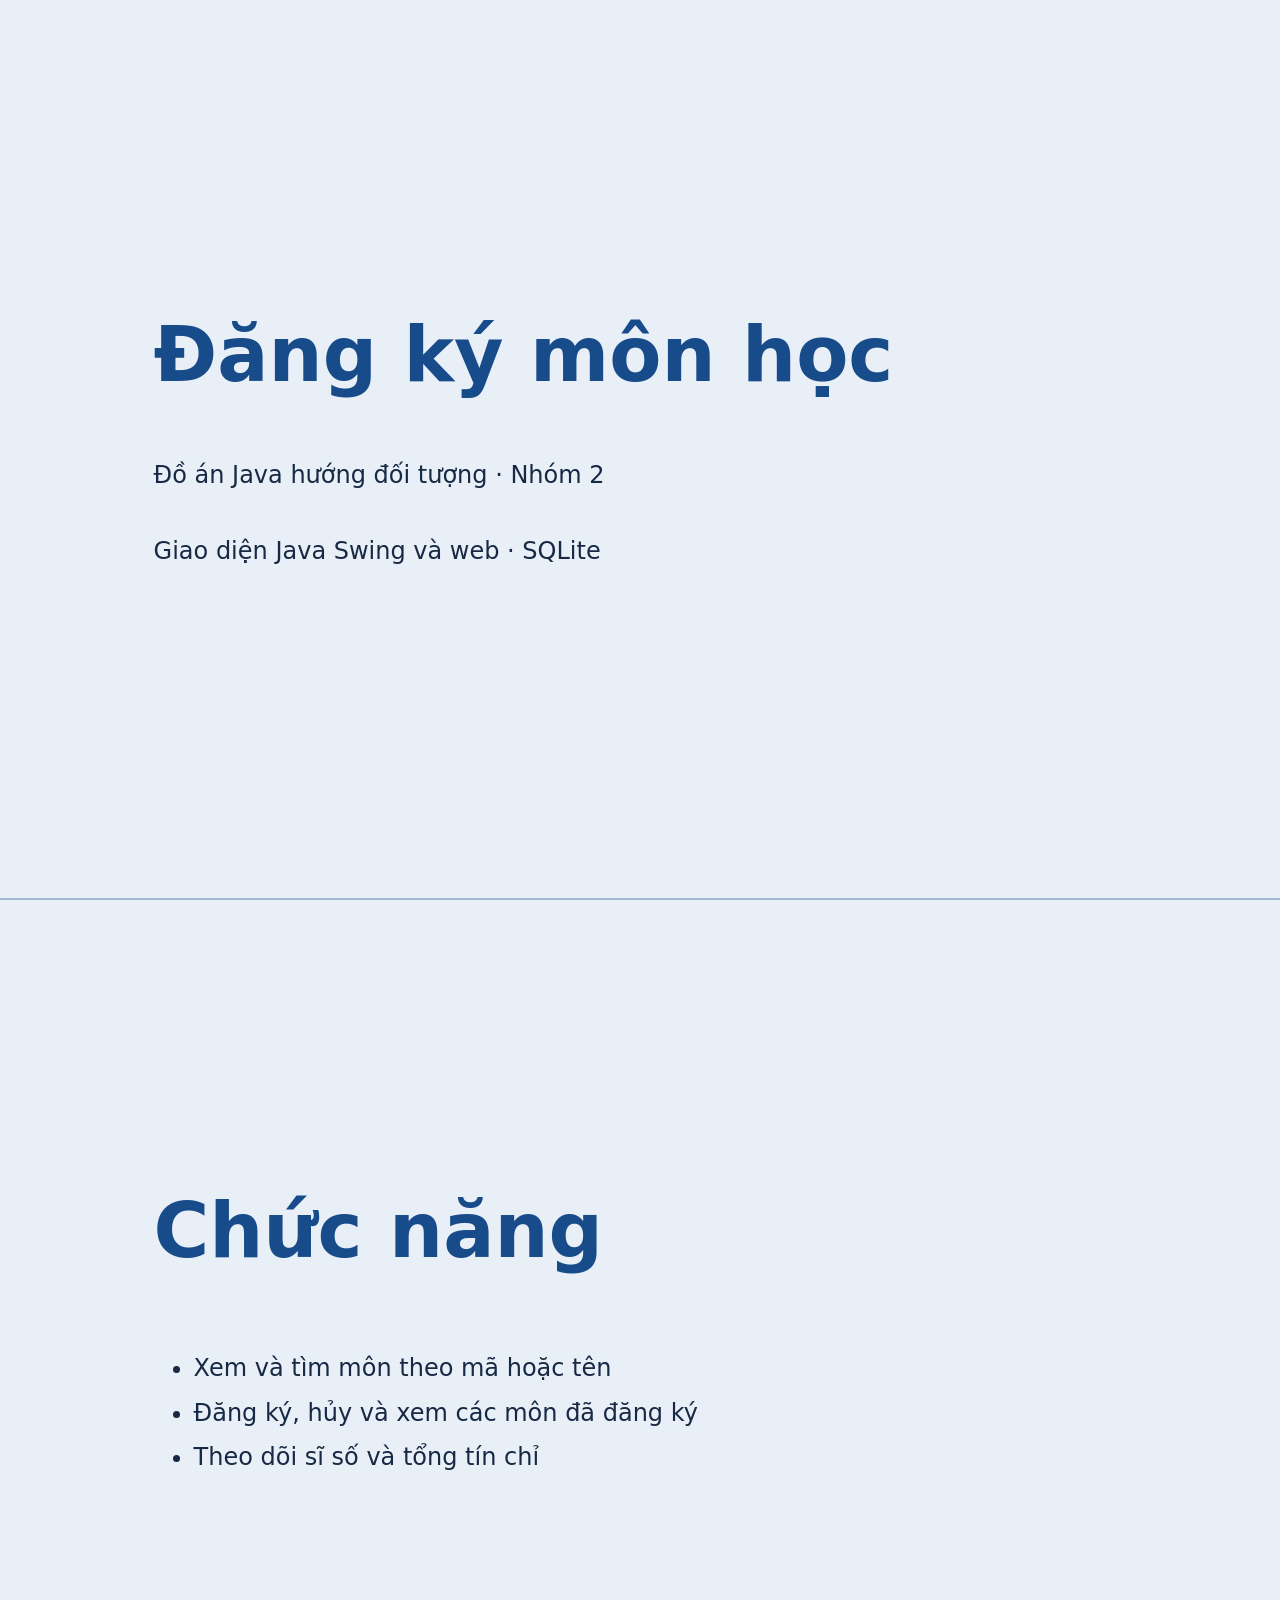
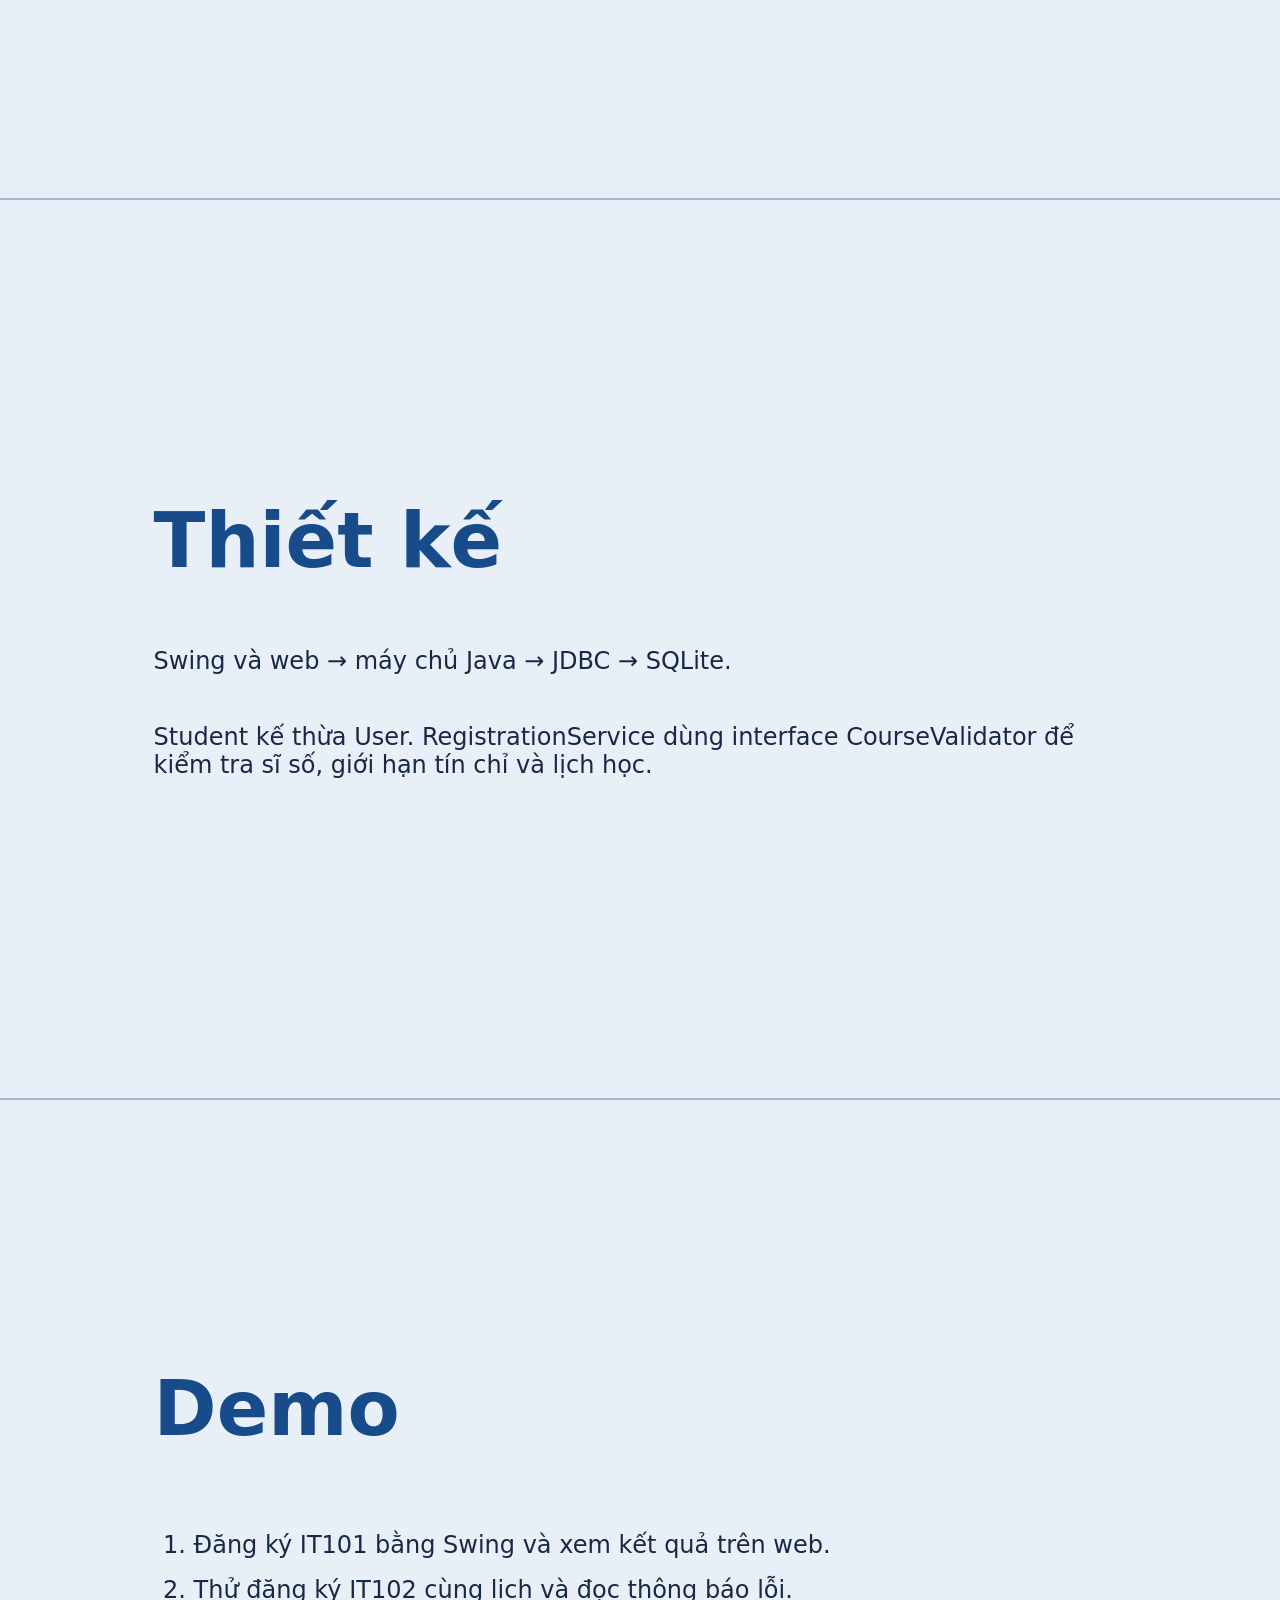
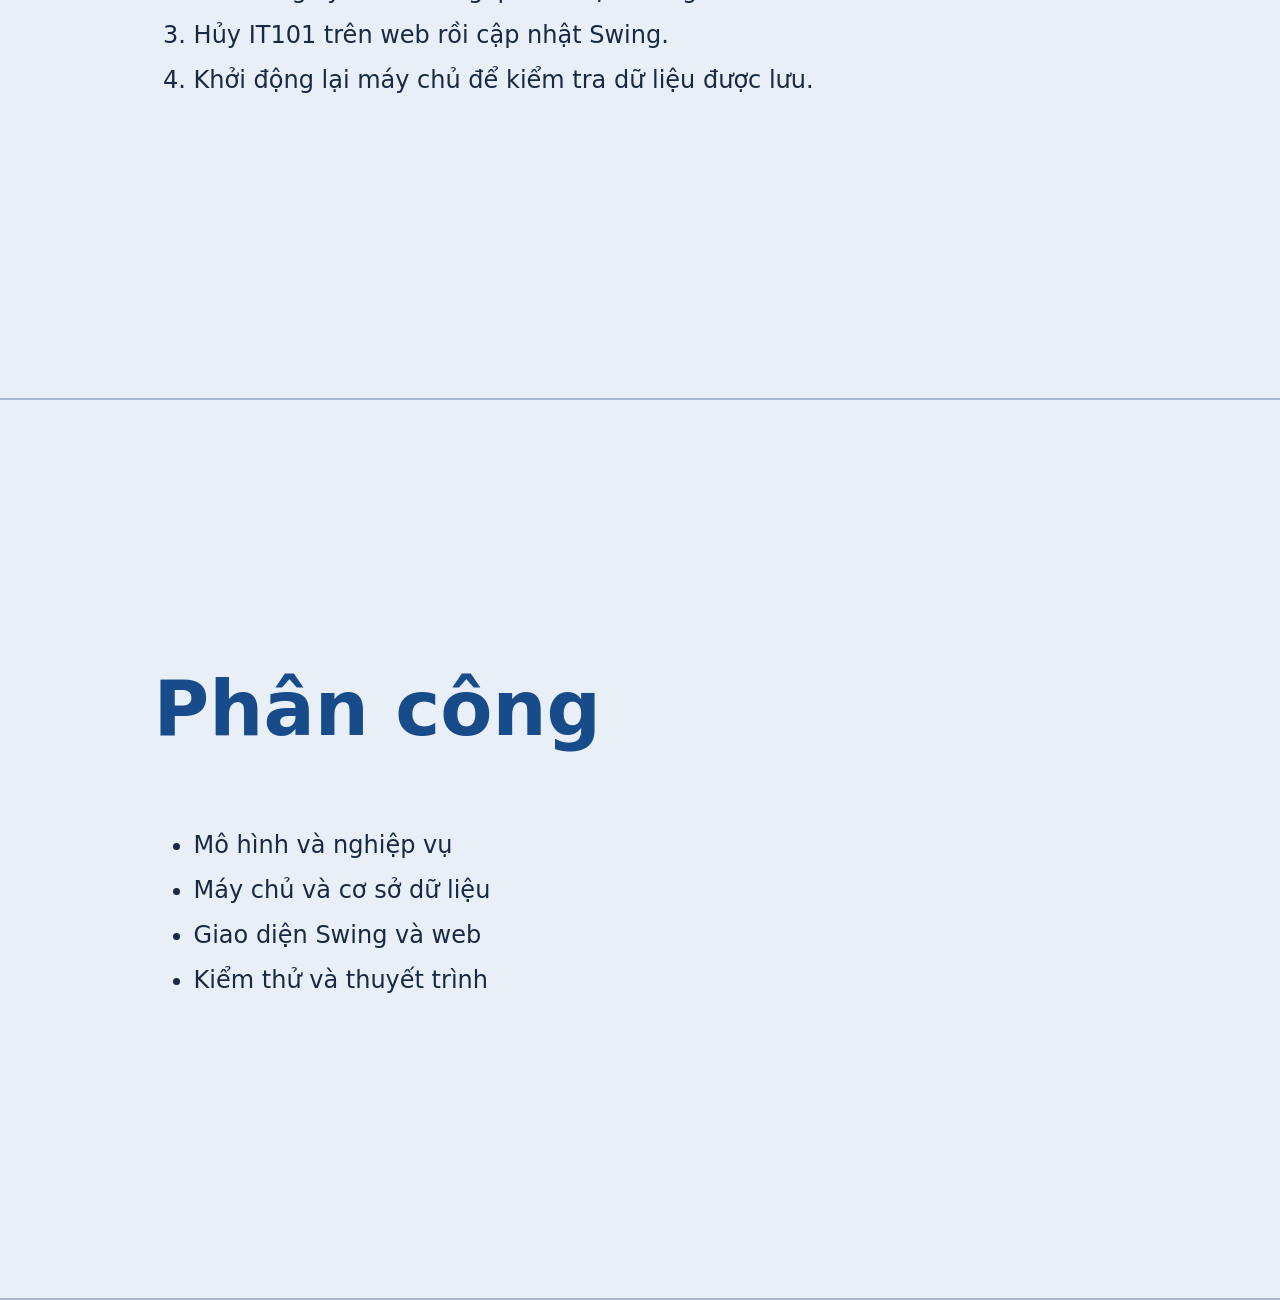
<file: src/docs/slide.html>
<!doctype html>
<html lang="vi"><meta charset="utf-8"><title>Nhóm 2 · Đăng ký môn học</title>
<style>
body{margin:0;background:#e8eff7;font:24px system-ui;color:#172944}
section{min-height:100vh;box-sizing:border-box;padding:12vh 12vw;display:grid;align-content:center;border-bottom:2px solid #a5b8cf}
h1,h2{color:#174b8a;font-size:clamp(36px,6vw,76px);margin:0 0 .5em}li{margin:.7em 0}
@media print{section{min-height:95vh;break-after:page}section:last-child{break-after:auto}}
</style>
<section><h1>Đăng ký môn học</h1><p>Đồ án Java hướng đối tượng · Nhóm 2</p><p>Giao diện Java Swing và web · SQLite</p></section>
<section><h2>Chức năng</h2><ul><li>Xem và tìm môn theo mã hoặc tên</li><li>Đăng ký, hủy và xem các môn đã đăng ký</li><li>Theo dõi sĩ số và tổng tín chỉ</li></ul></section>
<section><h2>Thiết kế</h2><p>Swing và web → máy chủ Java → JDBC → SQLite.</p><p>Student kế thừa User. RegistrationService dùng interface CourseValidator để kiểm tra sĩ số, giới hạn tín chỉ và lịch học.</p></section>
<section><h2>Demo</h2><ol><li>Đăng ký IT101 bằng Swing và xem kết quả trên web.</li><li>Thử đăng ký IT102 cùng lịch và đọc thông báo lỗi.</li><li>Hủy IT101 trên web rồi cập nhật Swing.</li><li>Khởi động lại máy chủ để kiểm tra dữ liệu được lưu.</li></ol></section>
<section><h2>Phân công</h2><ul><li>Mô hình và nghiệp vụ</li><li>Máy chủ và cơ sở dữ liệu</li><li>Giao diện Swing và web</li><li>Kiểm thử và thuyết trình</li></ul></section>
</html>
</file>
